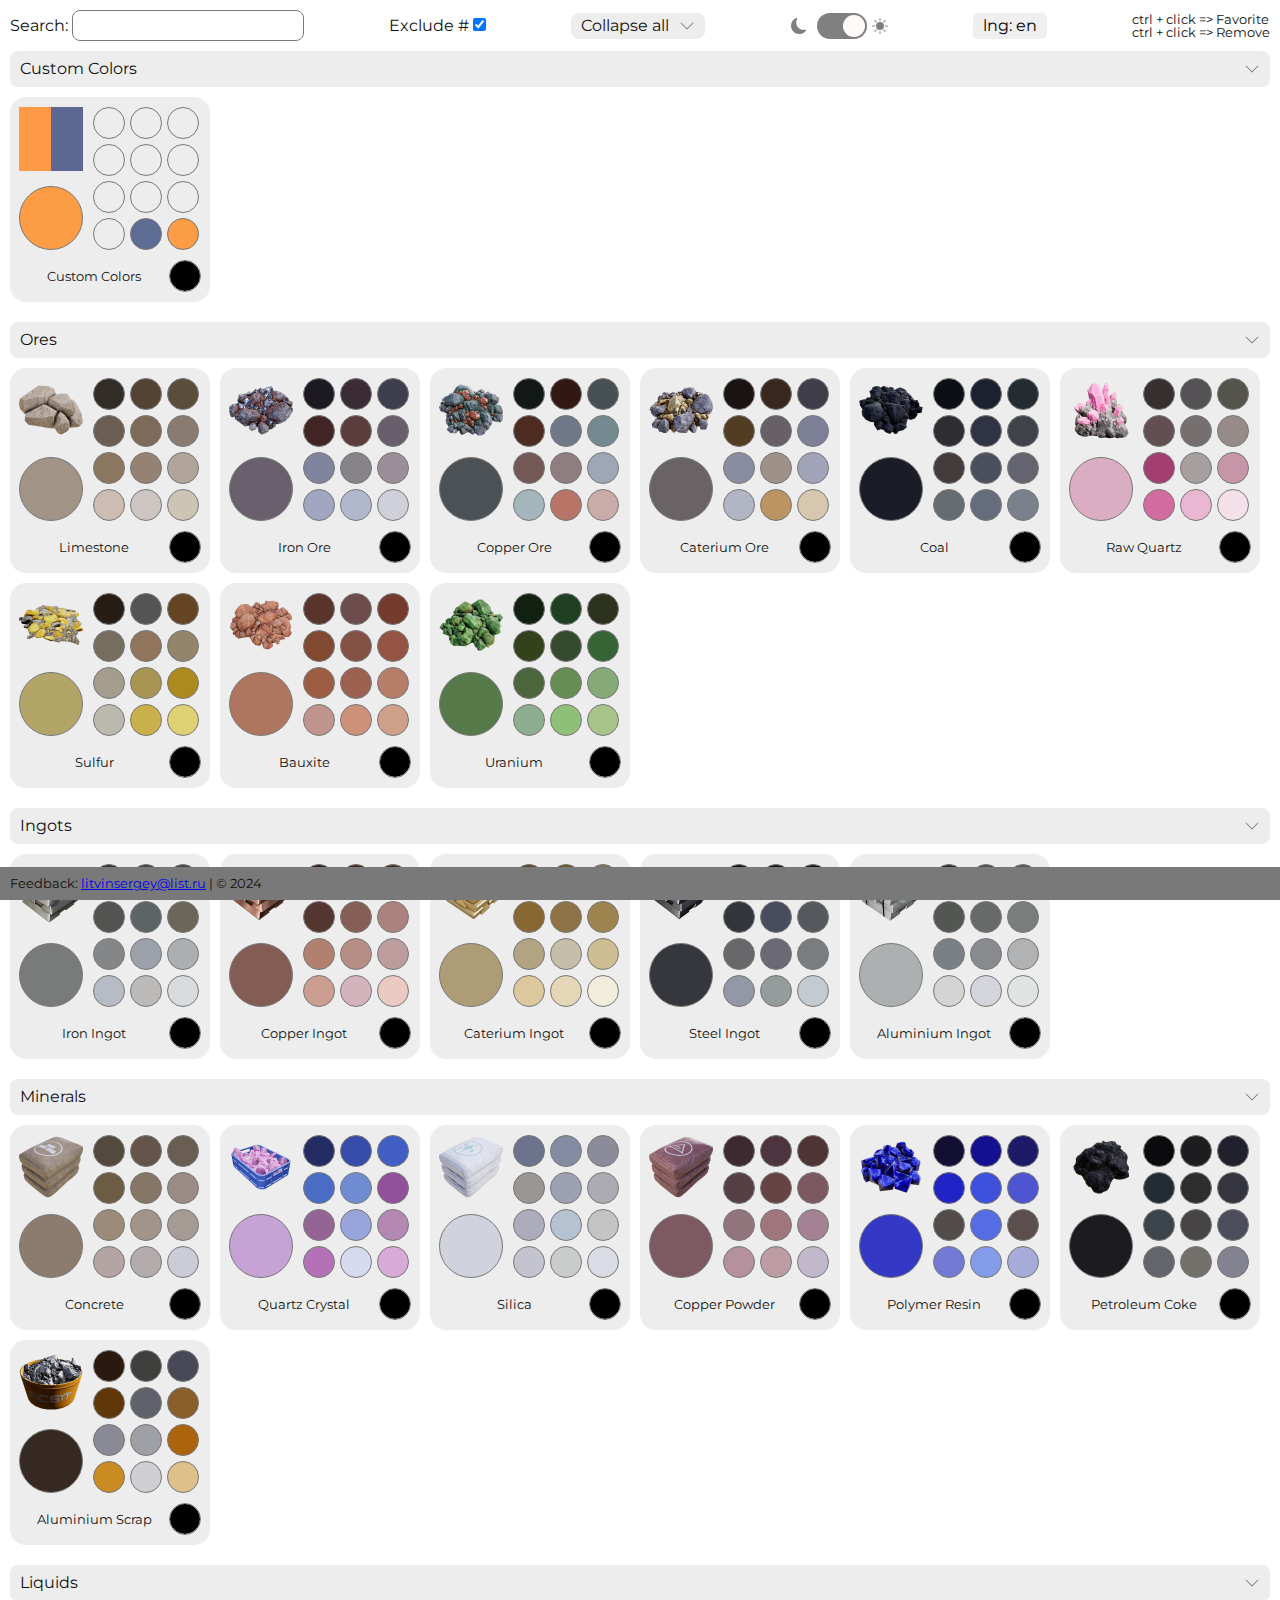
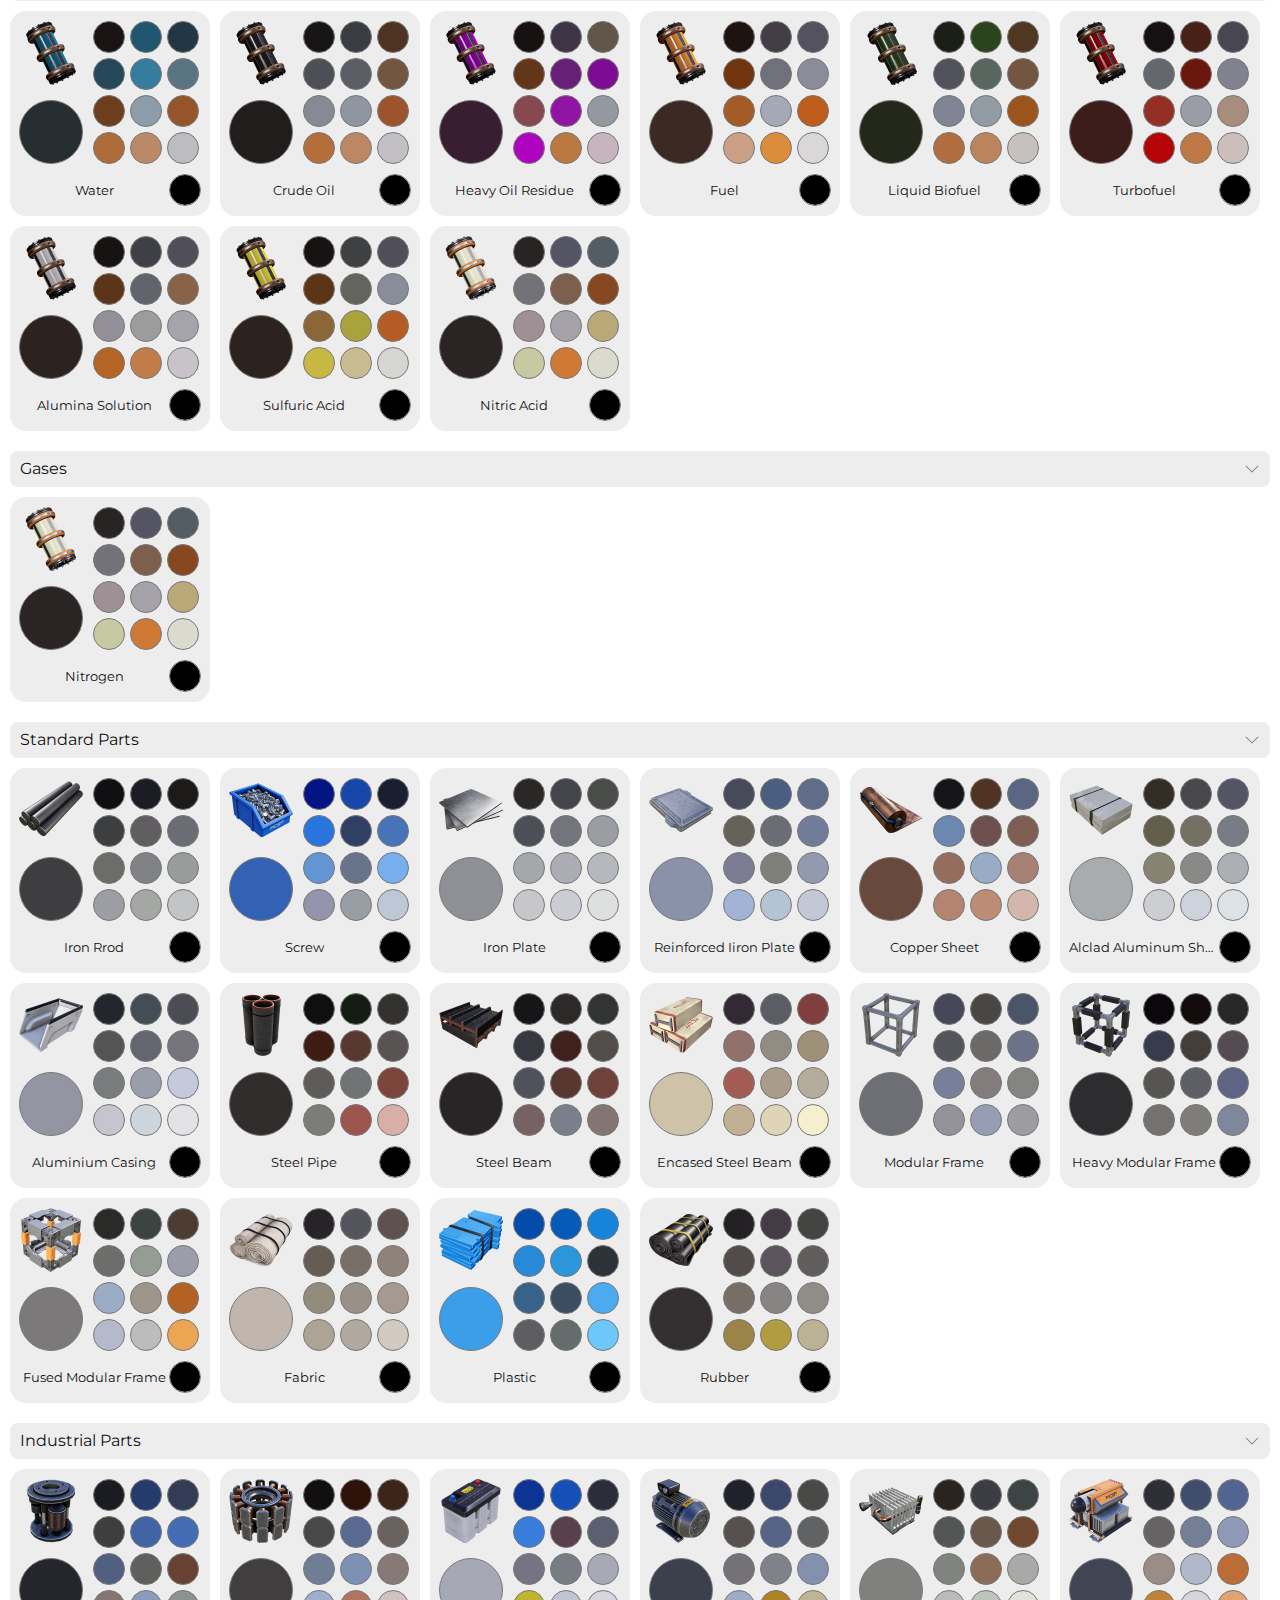
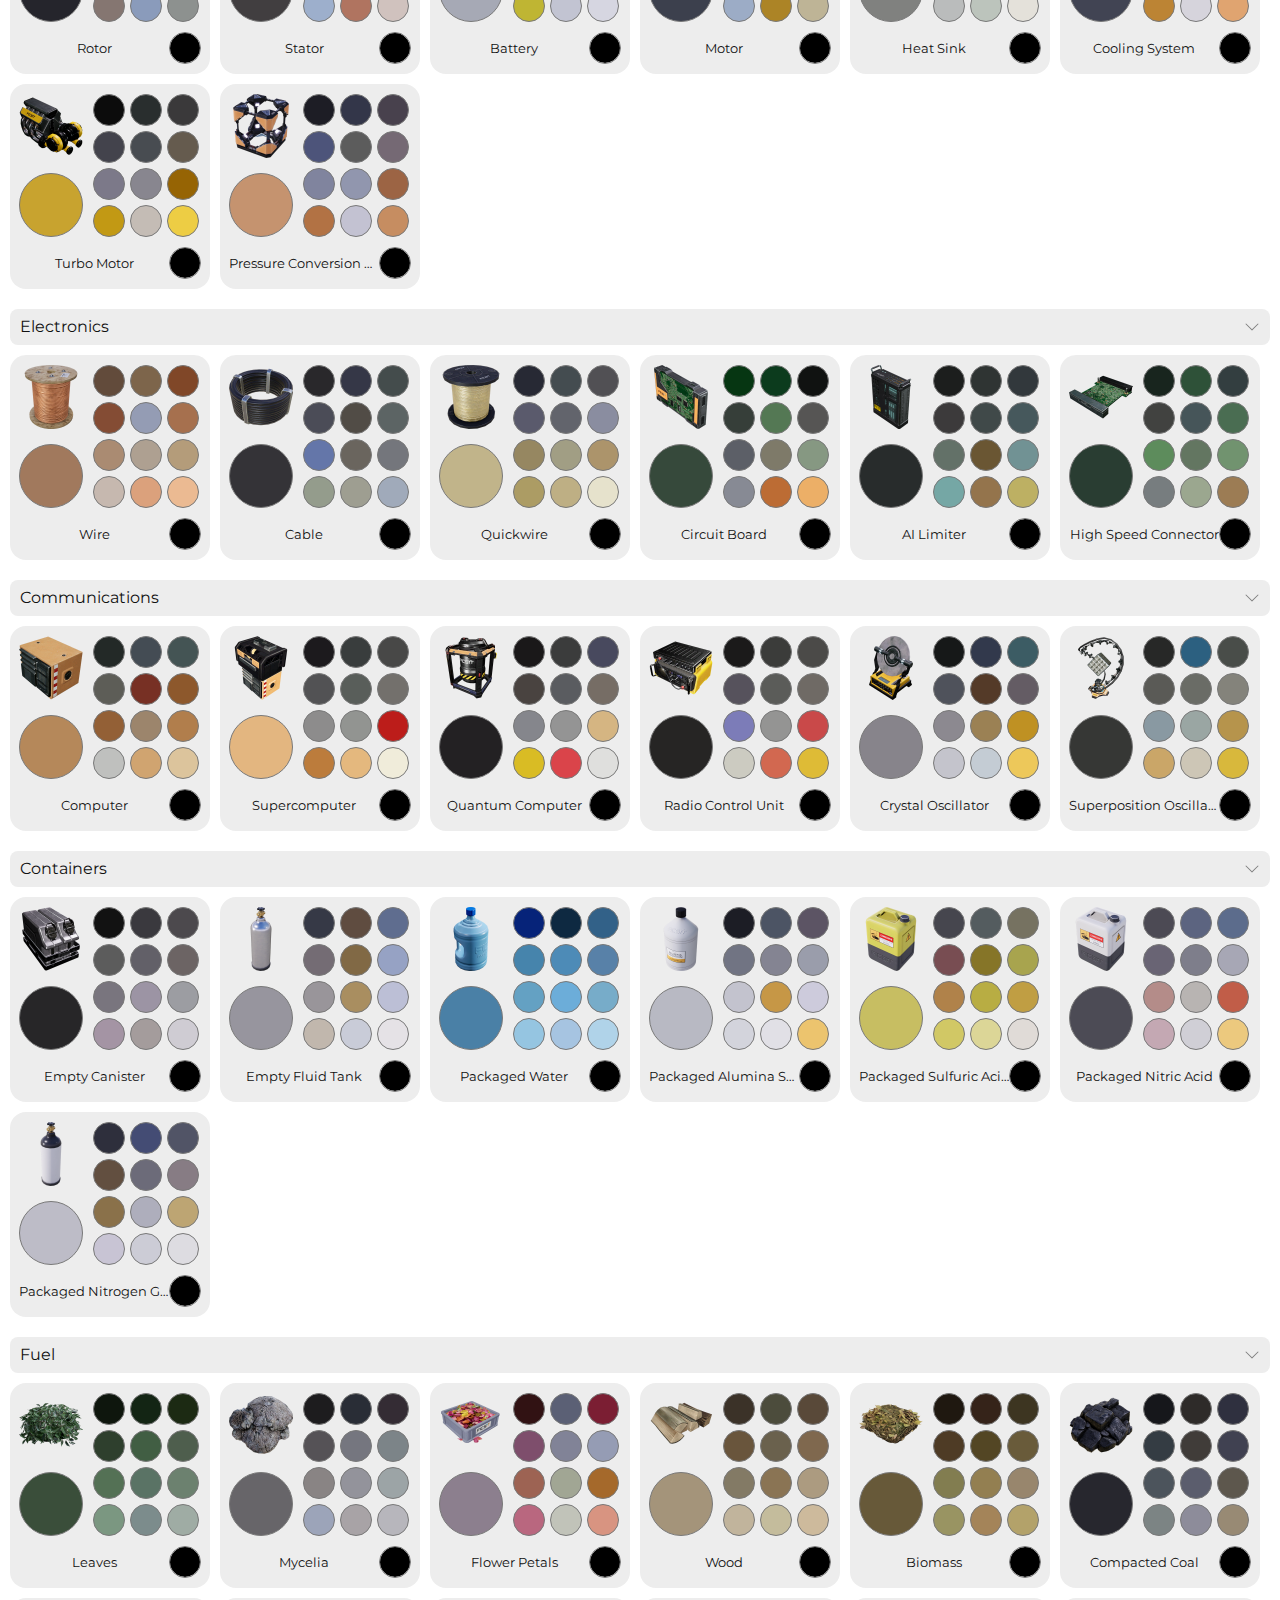
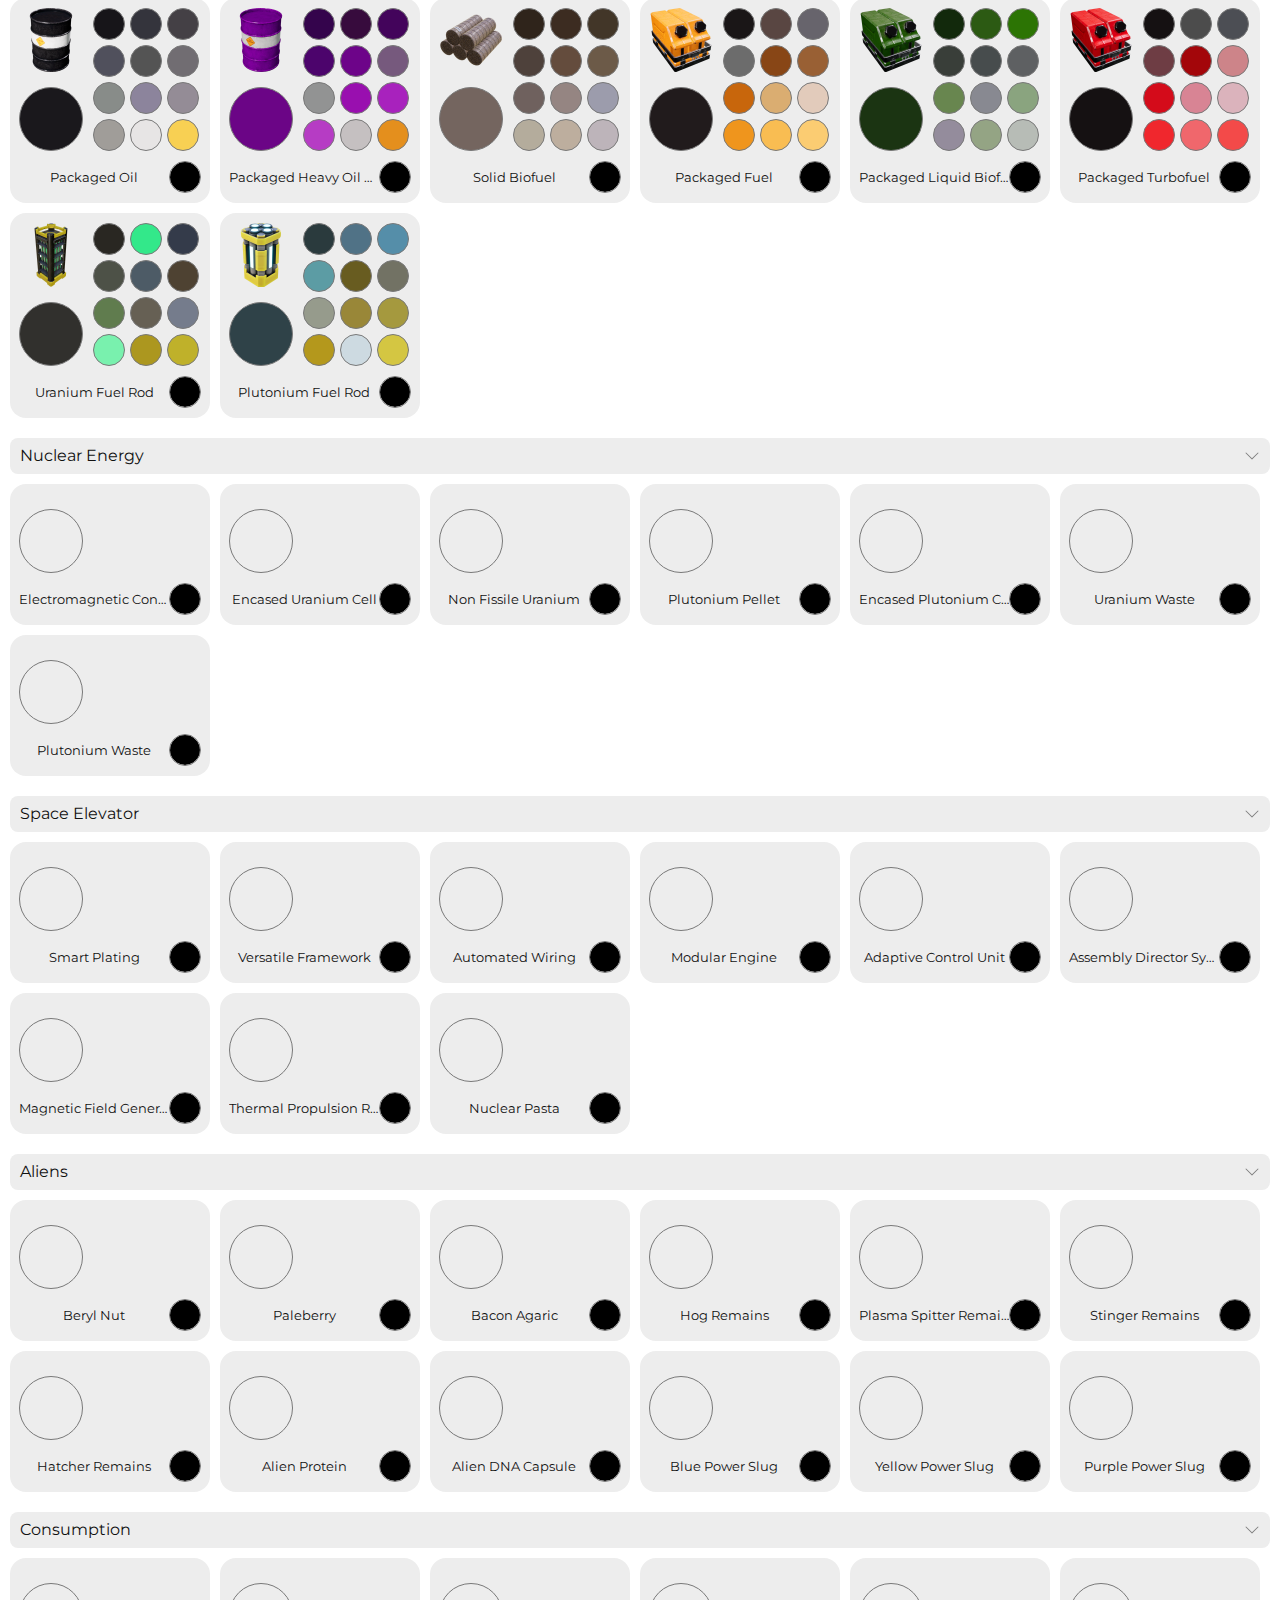
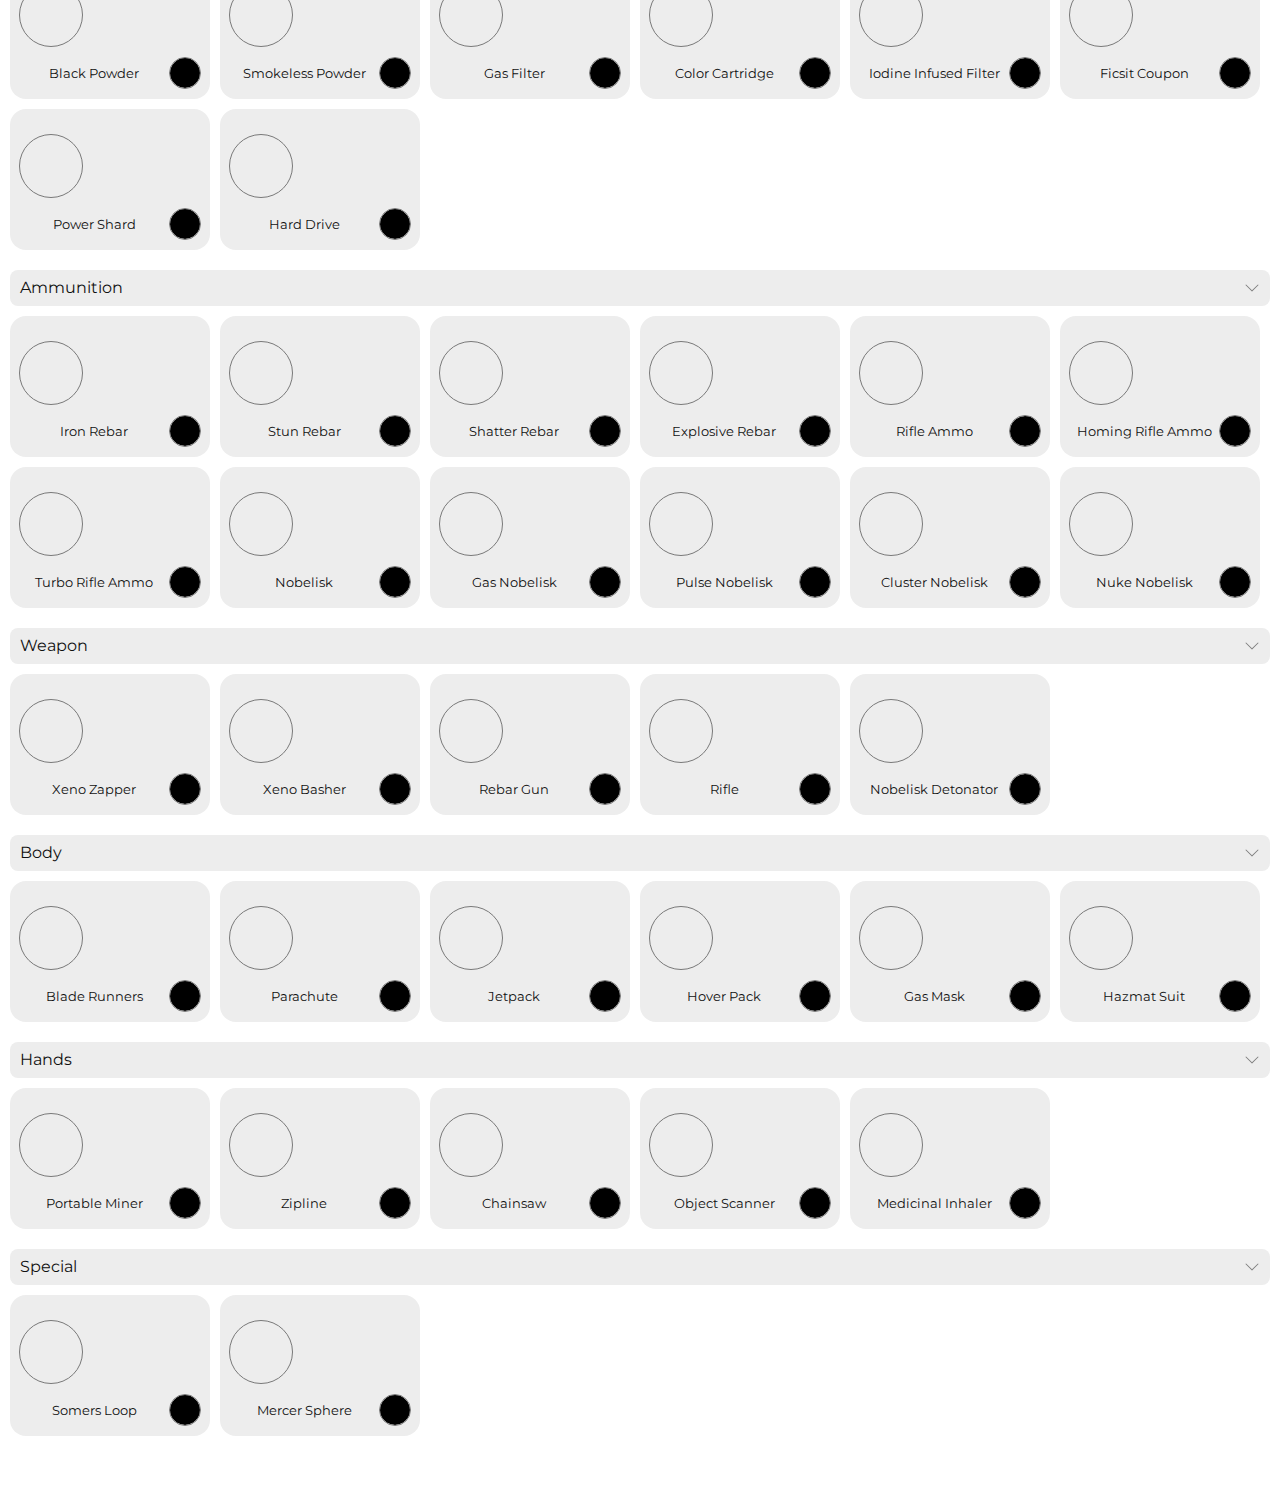
<file: index.html>
<!DOCTYPE html>
<html lang="ru">
  <head>
    <meta charset="UTF-8" />
    <link
      rel="icon"
      type="image/png"
      href="/favicon-32x32.png"
      sizes="32x32"
    />
    <link
      rel="icon"
      type="image/png"
      href="/favicon-96x96.png"
      sizes="96x96"
    />
    <meta
      name="viewport"
      content="width=device-width, initial-scale=1.0"
    />
    <link
      rel="preconnect"
      href="https://fonts.googleapis.com"
    />
    <link
      rel="preconnect"
      href="https://fonts.gstatic.com"
      crossorigin
    />
    <link
      href="https://fonts.googleapis.com/css2?family=Montserrat:ital,wght@0,100..900;1,100..900&display=swap"
      rel="stylesheet"
    />
    <title>Color picker | Satisfactory</title>
    <script type="module" crossorigin src="/assets/index-cpHjIU8B.js"></script>
    <link rel="stylesheet" crossorigin href="/assets/index-442Dvg9o.css">
  </head>
  <body>
    <div id="app"></div>
  </body>
</html>
</file>
<file: assets/index-442Dvg9o.css>
*{margin:0;padding:0;font:inherit;box-sizing:border-box}body,html{height:100%}body{line-height:1}img{display:block;max-width:100%}body{font-family:Montserrat,sans-serif;font-optical-sizing:auto;font-style:normal;font-size:var(--text-size-primary);background-color:var(--bg-color-primary);color:var(--text-color-primary)}:root{--text-size-primary: 16px;--text-size-increased: 22px;--text-size-decreased: 13px}html[data-theme=light]{--bg-color-primary: #ffffff;--bg-color-accent: #ededed;--bg-color-neutral: #ededed;--bg-color-invert: #797979;--text-color-primary: #111111;--text-color-accent: #1b66c9;--filter-invert: .5}html[data-theme=dark]{--bg-color-primary: #202124;--bg-color-accent: #3c3d40;--bg-color-neutral: #28292a;--bg-color-invert: #7d7d7d;--text-color-primary: #eeeeee;--text-color-accent: #adcaf7;--filter-invert: 0}.tooltip[data-v-7d3cef2c]{position:fixed;background-color:var(--bg-color-accent);padding:10px;border-radius:8px;z-index:1;transform:translate(-50%);pointer-events:none;text-align:center;border:1px solid var(--bg-color-invert)}.text[data-v-7d3cef2c]{margin-bottom:5px}.copied-text[data-v-7d3cef2c]{font-weight:700;font-size:var(--text-size-primary);color:var(--text-color-primary)}.v-enter-active[data-v-7d3cef2c],.v-leave-active[data-v-7d3cef2c]{transition:opacity .2s ease}.v-enter-from[data-v-7d3cef2c],.v-leave-to[data-v-7d3cef2c]{opacity:0}.item[data-v-bd42c293]{position:relative;background-color:var(--bg-color-neutral);display:grid;gap:10px;padding:10px;border-radius:16px;font-size:var(--text-size-decreased);justify-content:center}.content[data-v-bd42c293]{display:grid;grid-template-columns:64px 1fr;column-gap:10px}.image-wrapper[data-v-bd42c293]{display:flex;flex-direction:column;justify-content:flex-start;align-items:center;text-align:center;row-gap:15px}.image[data-v-bd42c293]{width:64px;margin:0 auto}.footer[data-v-bd42c293]{display:flex;align-items:center;justify-content:space-between;margin-top:auto;height:32px}.name[data-v-bd42c293]{width:150px;white-space:nowrap;text-overflow:ellipsis;overflow:hidden;text-align:center;cursor:pointer;transition:scale .3s ease;line-height:normal}.name[data-v-bd42c293]:hover{scale:1.1}.palette[data-v-bd42c293]{display:grid;grid-template-columns:repeat(3,32px);grid-template-rows:repeat(auto-fill,32px);gap:5px}.dominant-color[data-v-bd42c293]{width:100%;height:64px;display:flex;justify-content:center;align-items:center;cursor:pointer;font-weight:700;transition:scale .3s ease;border-radius:100%;border:1px solid var(--bg-color-invert)}.dominant-color[data-v-bd42c293]:hover{scale:1.2;color:var(--text-color-accent)}.color[data-v-bd42c293]{width:32px;height:32px;display:flex;justify-content:center;align-items:center;cursor:pointer;font-weight:700;border-radius:100%;transition:scale .3s ease;border:1px solid var(--bg-color-invert)}.color[data-v-bd42c293]:hover{scale:1.2;color:var(--text-color-accent)}.tooltip-wrapper[data-v-bd42c293]{position:fixed;z-index:1}.color-input.user .box{width:32px;height:32px;border-radius:100%;transition:scale .3s ease;border:1px solid var(--bg-color-invert)}.color-input.user .box:hover{scale:1.2;color:var(--text-color-accent)}.group-wrapper[data-v-26f9d718]{margin-bottom:20px}.group-name[data-v-26f9d718]{display:flex;justify-content:space-between;background:var(--bg-color-accent);padding:10px;border-radius:8px;margin-bottom:10px;cursor:pointer}.chevron-icon[data-v-26f9d718]{filter:invert(var(--filter-invert));transition:.3s transform ease}.items[data-v-26f9d718]{display:grid;grid-template-columns:1fr;grid-template-rows:1fr;transition:all .3s ease-in-out}.items-wrapper[data-v-26f9d718]{display:grid;grid-template-columns:repeat(auto-fill,200px);gap:10px;overflow:hidden}.theme[data-v-caf8816b]{display:flex;align-items:center;column-gap:5px}.theme span[data-v-caf8816b]{font-size:20px}input[type=checkbox][data-v-caf8816b]{height:0;width:0;visibility:hidden}label[data-v-caf8816b]{cursor:pointer;text-indent:-9999px;width:50px;height:26px;background:snow;display:block;border-radius:50px;position:relative}label[data-v-caf8816b]:after{content:"";position:absolute;top:2px;left:2px;width:22px;height:22px;background:gray;border-radius:22px;transition:1s}input:checked+label[data-v-caf8816b]{background:gray}input:checked+label[data-v-caf8816b]:after{background:snow}input:checked+label[data-v-caf8816b]:after{left:calc(100% - 2px);transform:translate(-100%)}label[data-v-caf8816b]:active:after{width:30px;height:18px;top:4px}.icon[data-v-caf8816b]{filter:invert(var(--filter-invert))}.header[data-v-08ec9d0d]{position:fixed;top:0;width:100%;display:flex;flex-wrap:wrap;gap:20px;justify-content:space-between;align-items:center;padding:10px;background-color:var(--bg-color-primary);z-index:1}.main[data-v-08ec9d0d]{padding:51px 10px 35px}.search[data-v-08ec9d0d]{display:flex;position:relative}.search-clear-button[data-v-08ec9d0d]{position:absolute;right:0;top:50%;transform:translateY(-50%);border:none;background-color:transparent;border-radius:8px;padding:5px 10px;cursor:pointer}.filter-input[data-v-08ec9d0d]{padding:5px;border-radius:8px;border:none;outline:none;border:1px solid var(--bg-color-invert)}.sharp label[data-v-08ec9d0d]{cursor:pointer}.collapse-button[data-v-08ec9d0d]{display:flex;column-gap:10px;border:none;padding:5px 10px;border-radius:8px;background-color:var(--bg-color-accent);color:var(--text-color-primary);cursor:pointer}.language-button[data-v-08ec9d0d]{padding:5px 10px;border-radius:5px;border:none;cursor:pointer}.hint[data-v-08ec9d0d]{font-size:var(--text-size-decreased)}.chevron-icon[data-v-08ec9d0d]{transition:.3s transform ease;filter:invert(var(--filter-invert))}.group[data-v-08ec9d0d]{display:grid;gap:10px}.footer[data-v-08ec9d0d]{padding:10px;background-color:var(--bg-color-invert);position:fixed;bottom:0;width:100%;font-size:var(--text-size-decreased)}
</file>
